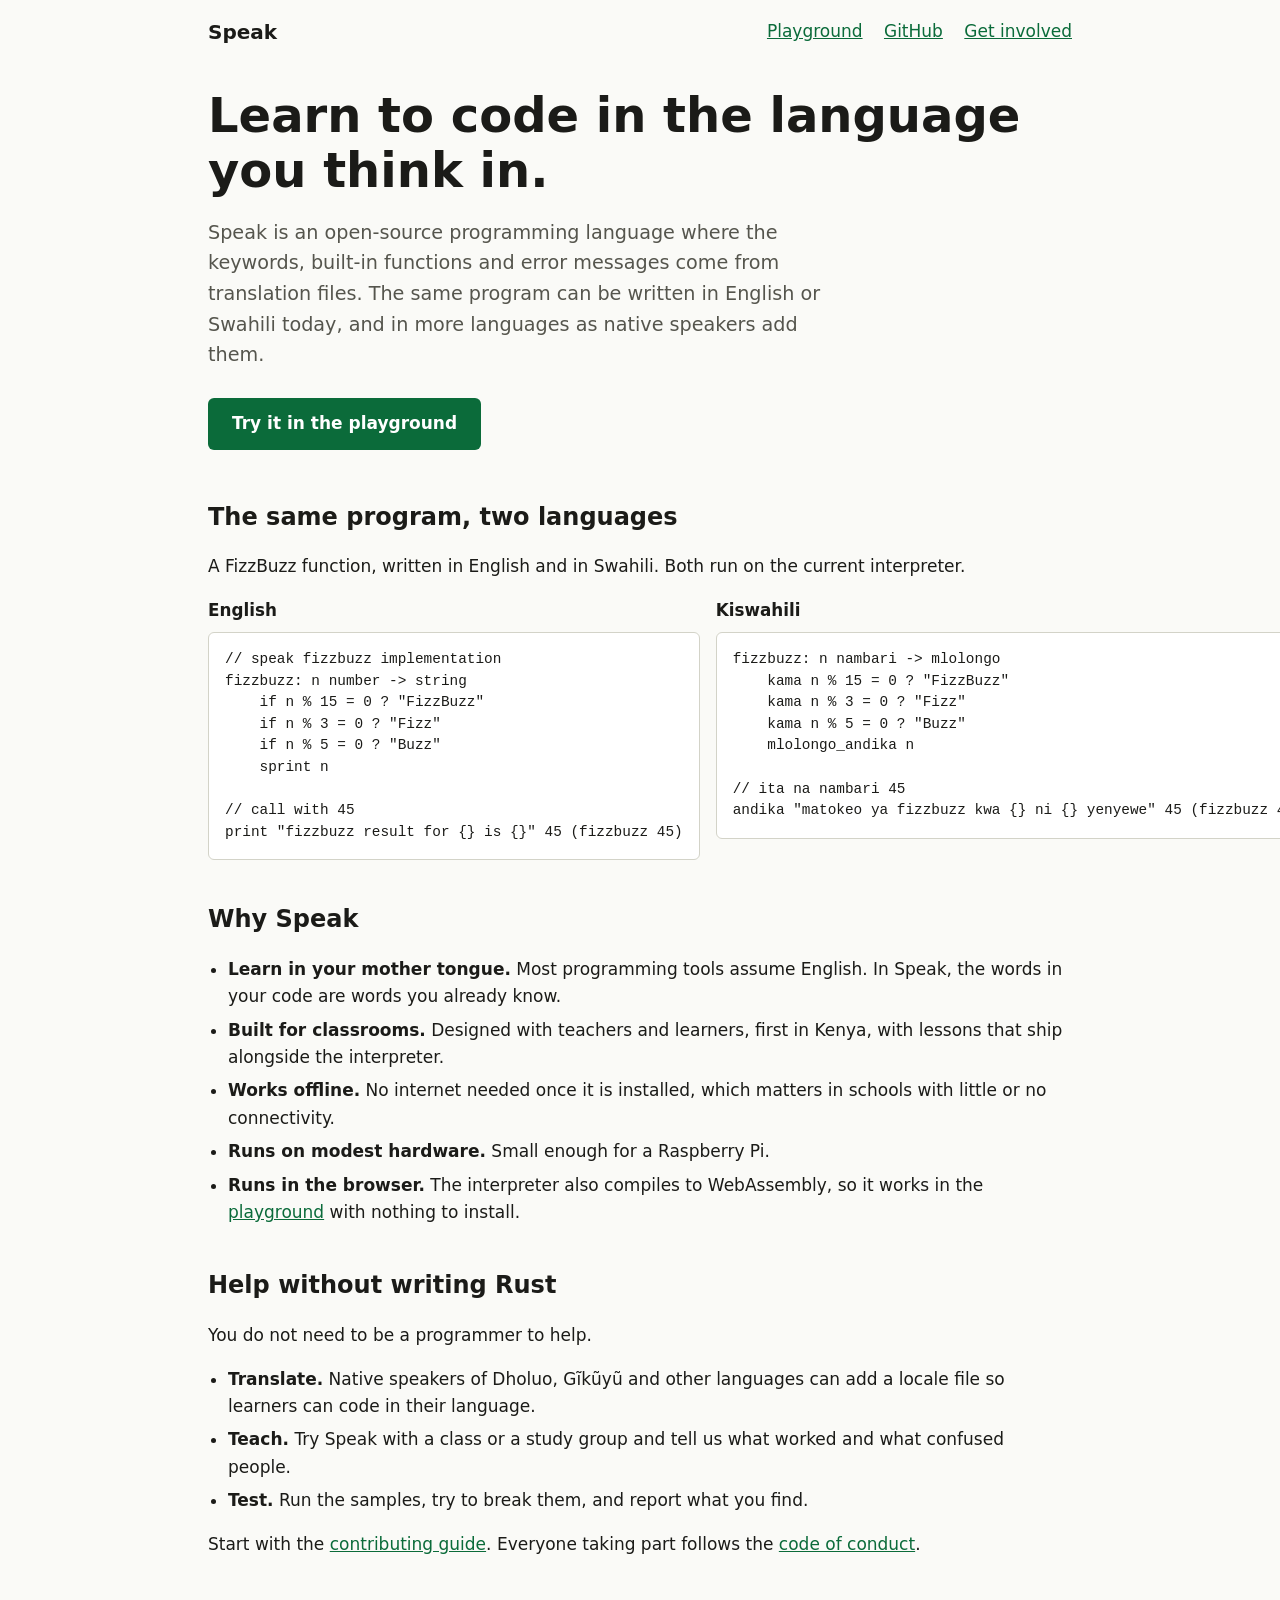
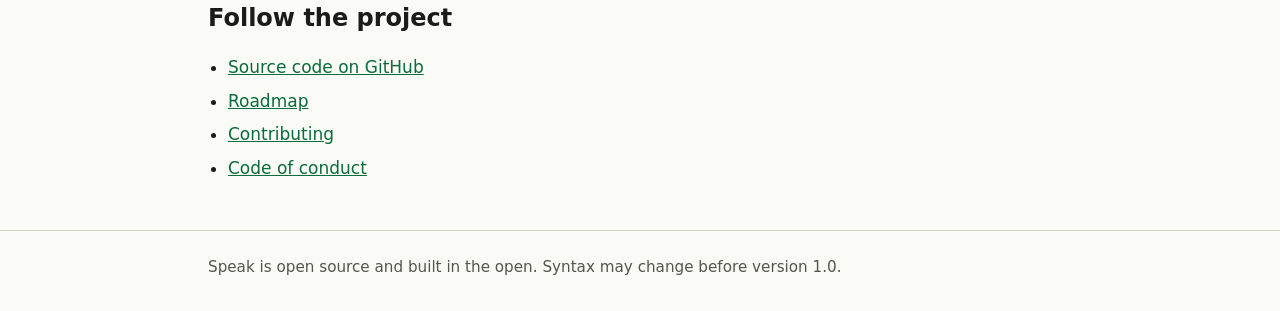
<file: index.html>
<!DOCTYPE html>
<html lang="en">
<head>
  <meta charset="utf-8">
  <meta name="viewport" content="width=device-width, initial-scale=1">
  <meta name="color-scheme" content="light dark">
  <title>Speak: code in your own language</title>
  <meta name="description" content="Speak is an open-source programming language for learning to code in your native tongue. Keywords and error messages come from locale files, so the same program runs in English or Swahili.">
  <link rel="stylesheet" href="style.css">
</head>
<body>
<header>
  <div class="wrap">
    <a class="brand" href="/">Speak</a>
    <nav aria-label="Main">
      <a href="https://speak-lang.github.io/speak-playground/">Playground</a>
      <a href="https://github.com/speak-lang/speak">GitHub</a>
      <a href="#help">Get involved</a>
    </nav>
  </div>
</header>

<main class="wrap">
  <h1>Learn to code in the language you think in.</h1>
  <p class="lead">Speak is an open-source programming language where the keywords, built-in functions and error messages come from translation files. The same program can be written in English or Swahili today, and in more languages as native speakers add them.</p>
  <p><a class="button" href="https://speak-lang.github.io/speak-playground/">Try it in the playground</a></p>

  <h2>The same program, two languages</h2>
  <p>A FizzBuzz function, written in English and in Swahili. Both run on the current interpreter.</p>
  <div class="compare">
    <section aria-labelledby="en-h">
      <h3 id="en-h">English</h3>
<pre><code>// speak fizzbuzz implementation
fizzbuzz: n number -> string
    if n % 15 = 0 ? "FizzBuzz"
    if n % 3 = 0 ? "Fizz"
    if n % 5 = 0 ? "Buzz"
    sprint n

// call with 45
print "fizzbuzz result for {} is {}" 45 (fizzbuzz 45)</code></pre>
    </section>
    <section aria-labelledby="sw-h">
      <h3 id="sw-h">Kiswahili</h3>
<pre><code>fizzbuzz: n nambari -> mlolongo
    kama n % 15 = 0 ? "FizzBuzz"
    kama n % 3 = 0 ? "Fizz"
    kama n % 5 = 0 ? "Buzz"
    mlolongo_andika n

// ita na nambari 45
andika "matokeo ya fizzbuzz kwa {} ni {} yenyewe" 45 (fizzbuzz 45)</code></pre>
    </section>
  </div>

  <h2>Why Speak</h2>
  <ul>
    <li><strong>Learn in your mother tongue.</strong> Most programming tools assume English. In Speak, the words in your code are words you already know.</li>
    <li><strong>Built for classrooms.</strong> Designed with teachers and learners, first in Kenya, with lessons that ship alongside the interpreter.</li>
    <li><strong>Works offline.</strong> No internet needed once it is installed, which matters in schools with little or no connectivity.</li>
    <li><strong>Runs on modest hardware.</strong> Small enough for a Raspberry Pi.</li>
    <li><strong>Runs in the browser.</strong> The interpreter also compiles to WebAssembly, so it works in the <a href="https://speak-lang.github.io/speak-playground/">playground</a> with nothing to install.</li>
  </ul>

  <h2 id="help">Help without writing Rust</h2>
  <p>You do not need to be a programmer to help.</p>
  <ul>
    <li><strong>Translate.</strong> Native speakers of Dholuo, Gĩkũyũ and other languages can add a locale file so learners can code in their language.</li>
    <li><strong>Teach.</strong> Try Speak with a class or a study group and tell us what worked and what confused people.</li>
    <li><strong>Test.</strong> Run the samples, try to break them, and report what you find.</li>
  </ul>
  <p>Start with the <a href="https://github.com/speak-lang/speak/blob/development/CONTRIBUTING.md">contributing guide</a>. Everyone taking part follows the <a href="https://github.com/speak-lang/speak/blob/development/CODE_OF_CONDUCT.md">code of conduct</a>.</p>

  <h2>Follow the project</h2>
  <ul>
    <li><a href="https://github.com/speak-lang/speak">Source code on GitHub</a></li>
    <li><a href="https://github.com/speak-lang/speak/blob/development/docs/roadmap.md">Roadmap</a></li>
    <li><a href="https://github.com/speak-lang/speak/blob/development/CONTRIBUTING.md">Contributing</a></li>
    <li><a href="https://github.com/speak-lang/speak/blob/development/CODE_OF_CONDUCT.md">Code of conduct</a></li>
  </ul>
</main>

<footer>
  <div class="wrap">Speak is open source and built in the open. Syntax may change before version 1.0.</div>
</footer>
</body>
</html>
</file>
<file: style.css>
:root { --bg:#fafaf7; --fg:#1b1b18; --muted:#55554d; --card:#fff; --line:#d3d3c8; --accent:#0b6b3a; --accent-fg:#fff; }
@media (prefers-color-scheme: dark) {
  :root { --bg:#14150f; --fg:#ecece4; --muted:#b4b4a8; --card:#1e1f18; --line:#4a4b40; --accent:#5ccf8d; --accent-fg:#06200f; }
}
* { box-sizing: border-box; }
body { margin:0; background:var(--bg); color:var(--fg); font:1.0625rem/1.6 system-ui, -apple-system, "Segoe UI", sans-serif; }
.wrap { max-width:56rem; margin:0 auto; padding:0 1rem; }
header .wrap { padding-top:1rem; display:flex; flex-wrap:wrap; justify-content:space-between; align-items:center; gap:.5rem 1.5rem; }
.brand { font-weight:700; font-size:1.25rem; color:var(--fg); text-decoration:none; }
nav a { margin-right:1rem; }
nav a:last-child { margin-right:0; }
a { color:var(--accent); }
a:focus-visible { outline:3px solid var(--accent); outline-offset:2px; }
h1 { font-size:clamp(2rem, 7vw, 3rem); line-height:1.15; margin:2.5rem 0 1rem; }
h2 { font-size:1.5rem; margin:2.5rem 0 .5rem; }
h3 { font-size:1.05rem; margin:0 0 .5rem; }
.lead { font-size:1.2rem; color:var(--muted); max-width:40rem; }
.button { display:inline-block; background:var(--accent); color:var(--accent-fg); font-weight:700; padding:.75rem 1.5rem; border-radius:6px; text-decoration:none; margin:.5rem 0; }
.button:hover { filter:brightness(1.1); }
.button:focus-visible { outline-color:var(--fg); }
.compare { display:grid; gap:1rem; }
@media (min-width: 40rem) { .compare { grid-template-columns:1fr 1fr; } }
pre { margin:0; padding:1rem; overflow-x:auto; background:var(--card); border:1px solid var(--line); border-radius:6px; font:.9rem/1.5 ui-monospace, Menlo, Consolas, monospace; }
ul { padding-left:1.25rem; }
li { margin:.4rem 0; }
footer { margin-top:3rem; padding:1.5rem 0 2rem; border-top:1px solid var(--line); color:var(--muted); font-size:.95rem; }
</file>
